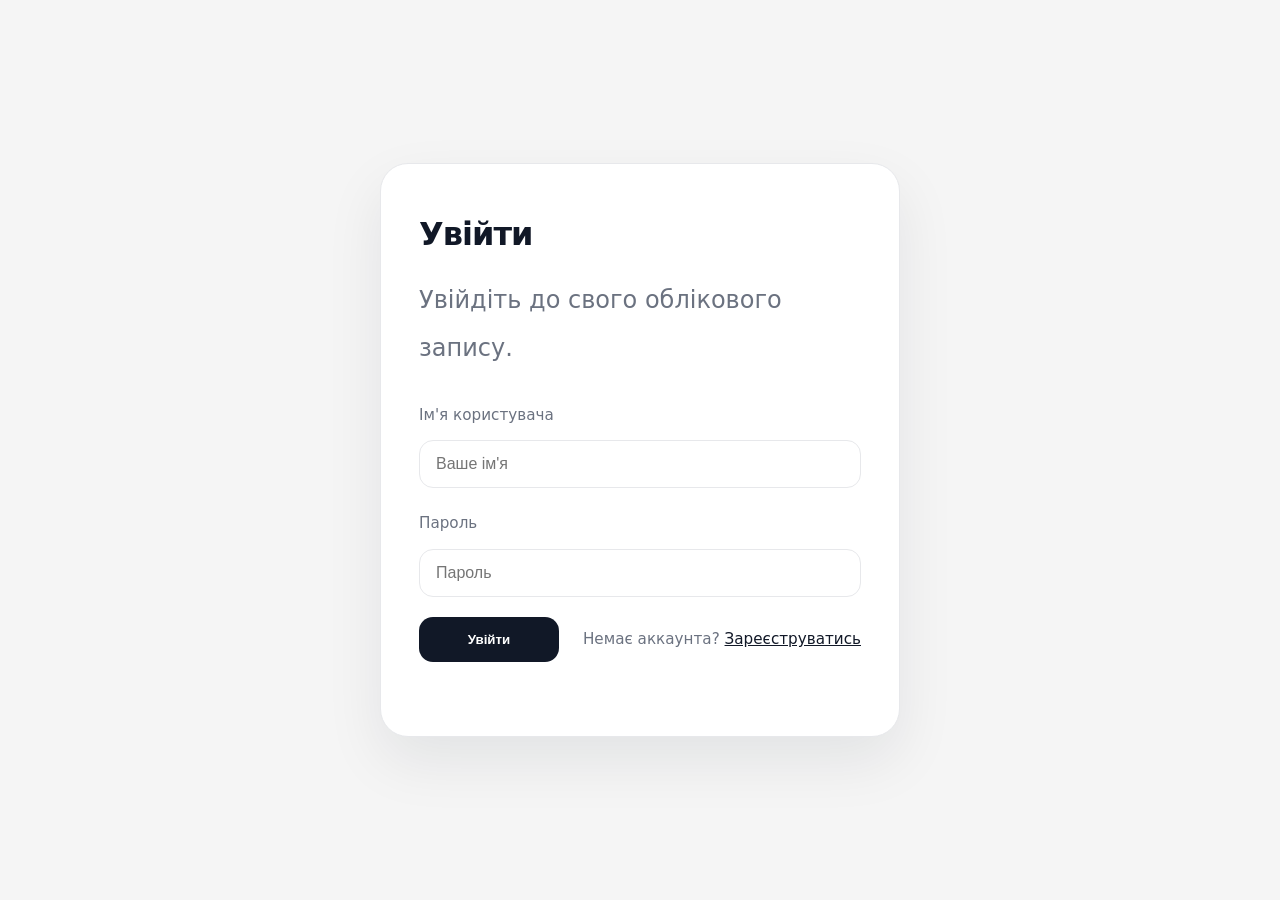
<file: auth.html>
﻿<!DOCTYPE html>
<html lang="uk">
<head>
    <meta charset="UTF-8">
    <meta name="viewport" content="width=device-width, initial-scale=1.0">
    <title>Авторизація</title>
    <link rel="stylesheet" href="style.css">
    <style>
        /* # форма входа и регистрации */
        body {
            min-height: 100vh;
            display: flex;
            align-items: center;
            justify-content: center;
            background: var(--bg);
            color: var(--text);
            padding: 24px;
            font-family: Inter, system-ui, -apple-system, BlinkMacSystemFont, 'Segoe UI', sans-serif;
        }
        .auth-card {
            width: min(520px, 100%);
            background: var(--surface);
            border: 1px solid var(--border);
            border-radius: 28px;
            box-shadow: 0 24px 58px rgba(15, 23, 42, 0.08);
            padding: 38px;
        }
        .auth-card h1 {
            margin: 0 0 10px;
            font-size: 2rem;
            letter-spacing: -0.03em;
        }
        .auth-card p {
            margin: 0 0 28px;
            color: var(--muted);
            max-width: 420px;
        }
        .auth-field {
            display: flex;
            flex-direction: column;
            gap: 10px;
            margin-bottom: 20px;
        }
        .auth-field label {
            font-size: 0.95rem;
            color: var(--muted);
        }
        .auth-field input {
            width: 100%;
            border: 1px solid var(--border);
            border-radius: 14px;
            padding: 14px 16px;
            background: var(--surface);
            color: var(--text);
            font-size: 1rem;
        }
        .auth-actions {
            display: flex;
            flex-wrap: wrap;
            gap: 12px;
            align-items: center;
            justify-content: space-between;
        }
        .auth-actions button {
            min-width: 140px;
            border: 1px solid transparent;
            background: var(--text);
            color: #ffffff;
            border-radius: 14px;
            padding: 14px 18px;
            cursor: pointer;
            font-weight: 700;
        }
        .auth-actions button:hover {
            background: #111111;
        }
        .auth-toggle {
            color: var(--muted);
            font-size: 0.95rem;
        }
        .auth-toggle a {
            color: var(--text);
            text-decoration: underline;
            cursor: pointer;
        }
        .message {
            margin-top: 18px;
            color: var(--text);
            font-size: 0.95rem;
            min-height: 1.2em;
        }
        @media (max-width: 520px) {
            .auth-card { padding: 24px; }
            .auth-actions {
                flex-direction: column;
                align-items: stretch;
            }
            .auth-actions button {
                width: 100%;
            }
        }
    </style>
</head>
<body>
    <!-- # страница логина -->
    <div class="auth-card">
        <h1 id="formTitle">Увійти</h1>
        <p id="formSubtitle">Увійдіть, щоб зберегти свої завдання та синхронізувати дані.</p>

        <div class="auth-field">
            <label for="usernameInput">Ім'я користувача</label>
            <input id="usernameInput" type="text" placeholder="Ваше ім'я" autocomplete="username">
        </div>
        <div class="auth-field" id="emailField" style="display:none;">
            <label for="emailInput">Електронна пошта</label>
            <input id="emailInput" type="email" placeholder="email@example.com" autocomplete="email">
        </div>
        <div class="auth-field">
            <label for="passwordInput">Пароль</label>
            <input id="passwordInput" type="password" placeholder="Пароль" autocomplete="current-password">
        </div>

        <div class="auth-actions">
            <button id="submitBtn" onclick="submitForm()">Увійти</button>
            <span class="auth-toggle" id="toggleText">Немає аккаунта? <a onclick="switchMode('register')">Зареєструватись</a></span>
        </div>
        <div class="message" id="message"></div>
    </div>

    <script>
        // # скрипт формы входа/регистрации
        const params = new URLSearchParams(window.location.search);
        let mode = params.get('action') === 'register' ? 'register' : 'login';
        const formTitle = document.getElementById('formTitle');
        const formSubtitle = document.getElementById('formSubtitle');
        const emailField = document.getElementById('emailField');
        const submitBtn = document.getElementById('submitBtn');
        const toggleText = document.getElementById('toggleText');
        const message = document.getElementById('message');

        function safeEncode(value) {
            return btoa(encodeURIComponent(value));
        }
        function safeDecode(value) {
            return decodeURIComponent(atob(value));
        }

        function getUsers() {
            const stored = localStorage.getItem('plannerUsers');
            try {
                return stored ? JSON.parse(stored) : {};
            } catch (error) {
                return {};
            }
        }

        function saveUsers(users) {
            localStorage.setItem('plannerUsers', JSON.stringify(users));
        }

        function showMessage(text, isError = true) {
            message.textContent = text;
            message.style.color = isError ? 'var(--danger)' : 'var(--primary)';
        }

        function switchMode(newMode) {
            mode = newMode;
            const registration = mode === 'register';
            formTitle.textContent = registration ? 'Реєстрація' : 'Увійти';
            formSubtitle.textContent = registration ? 'Створіть обліковий запис, щоб зберігати плани.' : 'Увійдіть до свого облікового запису.';
            submitBtn.textContent = registration ? 'Зареєструватись' : 'Увійти';
            emailField.style.display = registration ? 'flex' : 'none';
            toggleText.innerHTML = registration ? 'Вже є аккаунт? <a onclick="switchMode(\'login\')">Увійти</a>' : 'Немає аккаунта? <a onclick="switchMode(\'register\')">Зареєструватись</a>';
            message.textContent = '';
        }

        function submitForm() {
            const username = document.getElementById('usernameInput').value.trim();
            const password = document.getElementById('passwordInput').value;
            const email = document.getElementById('emailInput').value.trim();

            if (!username || !password || (mode === 'register' && !email)) {
                showMessage('Заповніть усі поля.');
                return;
            }

            const users = getUsers();
            const normalizedUser = username.toLowerCase();

            if (mode === 'register') {
                if (users[normalizedUser]) {
                    showMessage('Користувач вже існує. Оберіть інше імʼя.');
                    return;
                }
                users[normalizedUser] = {
                    username: username,
                    email: safeEncode(email),
                    password: safeEncode(password),
                    avatar: null,
                    banner: null
                };
                saveUsers(users);
                localStorage.setItem('plannerCurrentUser', username);
                showMessage('Реєстрація успішна! Перенаправлення...', false);
                setTimeout(() => window.location.href = 'index.html', 1200);
            } else {
                const user = users[normalizedUser];
                if (!user || safeDecode(user.password) !== password) {
                    showMessage('Невірні дані. Спробуйте ще.');
                    return;
                }
                localStorage.setItem('plannerCurrentUser', user.username);
                showMessage('Вхід успішний! Перенаправлення...', false);
                setTimeout(() => window.location.href = 'index.html', 900);
            }
        }

        switchMode(mode);
    </script>
</body>
</html>
</file>
<file: style.css>
﻿/* # шрифты */
@font-face {
    font-family: 'Font1';
    src: url('fonts/1.ttf') format('truetype');
    font-weight: 600;
    font-style: normal;
    font-display: swap;
}

@font-face {
    font-family: 'Font2';
    src: url('fonts/2/CormorantGaramond-VariableFont_wght.ttf') format('truetype');
    font-weight: 600;
    font-style: normal;
    font-display: swap;
}

@font-face {
    font-family: 'Font3';
    src: url('fonts/3.ttf') format('truetype');
    font-weight: 600;
    font-style: normal;
    font-display: swap;
}

/* # общий сброс */
* {
    margin: 0;
    padding: 0;
    box-sizing: border-box;
}

/* # цветовые переменные */
:root {
    --bg: #f5f5f5;
    --surface: #ffffff;
    --surface-soft: #f8f9fb;
    --border: #e7e8eb;
    --text: #111827;
    --muted: #6b7280;
    --accent: #111827;
    --accent-soft: rgba(17, 24, 39, 0.08);
    --shadow: 0 14px 50px rgba(15, 23, 42, 0.08);
}

/* # темная тема */
body.dark-theme {
    --bg: #111827;
    --surface: #1f2937;
    --surface-soft: #111827;
    --border: #334155;
    --text: #f8fafc;
    --muted: #cbd5e1;
    --accent-soft: rgba(148, 163, 184, 0.16);
}

body.dark-theme .profile-cover {
    background: rgba(15, 23, 42, 0.65);
}

body.dark-theme .profile-avatar {
    border-color: rgba(255,255,255,0.16);
}

body.dark-theme .profile-banner {
    background: linear-gradient(135deg, #111827 0%, #1f2937 100%);
}

/* # основной текст и фон */
body {
    font-family: 'Font2', system-ui, -apple-system, BlinkMacSystemFont, 'Segoe UI', sans-serif;
    font-size: 24px;
    background: var(--bg);
    color: var(--text);
    min-height: 100vh;
    line-height: 2;
}

/* # общий контейнер */
.container-app {
    width: min(1300px, 100%);
    margin: 32px auto;
    padding: 0 24px 32px;
}

/* # шапка */
header {
    padding: 24px 0 16px;
}

.header-top {
    display: flex;
    justify-content: space-between;
    align-items: center;
    gap: 20px;
    flex-wrap: wrap;
}

header h1 {
    font-family: 'Font1', system-ui, sans-serif;
    font-size: clamp(2rem, 3vw, 3rem);
    font-weight: 400;
    letter-spacing: -0.04em;
}

/* # профильный баннер */
.profile-banner {
    border-radius: 24px;
    min-height: 180px;
    margin-bottom: 24px;
    background: linear-gradient(135deg, #e2e8f0 0%, #ffffff 100%);
    background-size: cover;
    background-position: center;
    overflow: hidden;
}

.profile-cover {
    display: flex;
    flex-wrap: wrap;
    align-items: center;
    gap: 20px;
    justify-content: space-between;
    padding: 28px 24px;
    min-height: 180px;
    backdrop-filter: blur(8px);
    background: rgba(255, 255, 255, 0.55);
}

.profile-avatar {
    width: 94px;
    height: 94px;
    border-radius: 50%;
    border: 4px solid rgba(255,255,255,0.92);
    background: var(--surface);
    background-size: cover;
    background-position: center;
    display: flex;
    align-items: center;
    justify-content: center;
    font-size: 2rem;
    color: var(--text);
    flex-shrink: 0;
}

.profile-text {
    flex: 1;
    min-width: 180px;
}

.profile-text h1 {
    margin: 0;
}

.profile-text .hero-text {
    margin: 10px 0 0;
    color: var(--text);
    font-size: clamp(1.5rem, 3vw, 2rem);
    font-weight: 500;
    letter-spacing: -0.04em;
}

.profile-text p {
    margin: 10px 0 0;
    color: var(--muted);
    font-size: 1rem;
}

#profileSubtitle {
    font-size: 1.4rem;
    font-weight: 600;
    letter-spacing: -0.03em;
    margin-top: 12px;
}

/* # кнопки профиля */
.profile-actions {
    display: flex;
    flex-wrap: wrap;
    gap: 10px;
    justify-content: flex-end;
}

.profile-actions .auth-btn,
.profile-actions .clear-btn {
    min-width: 140px;
}

.clear-btn {
    background: var(--surface);
    color: var(--text);
}

.clear-btn:hover {
    background: var(--surface-soft);
}

/* # кнопки в шапке */
.header-controls {
    display: flex;
    flex-wrap: wrap;
    gap: 10px;
    align-items: center;
}

.theme-toggle,
.auth-btn,
.menu-toggle,
.clear-btn {
    border: 1px solid var(--border);
    border-radius: 22px;
    padding: 12px 18px;
    background: var(--surface);
    color: var(--text);
    cursor: pointer;
    transition: background 0.25s ease, transform 0.2s ease, border-color 0.25s ease, box-shadow 0.2s ease;
    font-weight: 600;
    box-shadow: 0 2px 6px rgba(15, 23, 42, 0.04);
}

.theme-toggle:hover,
.auth-btn:hover,
.menu-toggle:hover,
.clear-btn:hover {
    background: var(--surface-soft);
    border-color: rgba(100, 116, 139, 0.3);
    transform: translateY(-1px);
    box-shadow: 0 6px 18px rgba(15, 23, 42, 0.12);
}

.clear-btn {
    background: rgba(255, 255, 255, 0.95);
    color: #475569;
}

.user-info {
    display: inline-flex;
    align-items: center;
    gap: 10px;
    color: var(--muted);
    font-size: 0.95rem;
}

header p {
    font-family: 'Font3', Georgia, serif;
    margin-top: 14px;
    color: var(--muted);
    max-width: 680px;
}

.header-slogan {
    font-family: 'Font1', system-ui, sans-serif;
    font-size: 1.05rem;
    font-weight: 600;
    color: var(--text);
    white-space: nowrap;
}

/* # статистика */
.stats-section {
    display: grid;
    grid-template-columns: repeat(auto-fit, minmax(180px, 1fr));
    gap: 16px;
    margin: 24px 0 0;
}

.stat-card {
    background: var(--surface);
    padding: 18px 20px;
    border-radius: 20px;
    border: 1px solid var(--border);
    box-shadow: 0 16px 35px rgba(15, 23, 42, 0.05);
}

.stat-label {
    color: var(--muted);
    font-size: 0.9rem;
    margin-bottom: 8px;
    letter-spacing: 0.01em;
}

.stat-value {
    font-size: 1.95rem;
    font-weight: 700;
}

/* # основной блок */
main {
    display: grid;
    grid-template-columns: 360px minmax(0, 1fr);
    gap: 24px;
    margin-top: 24px;
}

/* # боковая панель */
.sidebar {
    background: var(--surface);
    width: 360px;
    border: 1px solid var(--border);
    border-radius: 24px;
    padding: 26px;
    box-shadow: 0 16px 40px rgba(15, 23, 42, 0.05);
    position: sticky;
    top: 24px;
    max-height: calc(100vh - 64px);
    overflow-y: auto;
}

.sidebar h2 {
    font-size: 0.78rem;
    color: var(--muted);
    letter-spacing: 0.14em;
    text-transform: uppercase;
    margin-bottom: 24px;
    font-size: 0.95rem;
}

.add-subject {
    display: flex;
    gap: 10px;
    margin-bottom: 24px;
}

.add-subject input {
    flex: 1;
    border: 1px solid var(--border);
    border-radius: 14px;
    padding: 16px 18px;
    background: var(--surface);
    color: var(--text);
    font-size: 1rem;
}

.add-subject button {
    border: 1px solid var(--border);
    border-radius: 14px;
    background: var(--surface);
    color: var(--text);
    padding: 16px 18px;
    cursor: pointer;
    font-size: 1rem;
}

.subject-list {
    list-style: none;
    padding: 0;
    margin: 0;
}

.subject-item {
    padding: 16px 18px;
    margin-bottom: 12px;
    background: transparent;
    border: 1px solid transparent;
    border-radius: 16px;
    cursor: pointer;
    transition: background 0.2s ease, border-color 0.2s ease, transform 0.2s ease;
    font-size: 1rem;
}

.subject-item:hover {
    background: var(--surface-soft);
}

.subject-item.active {
    background: var(--surface-soft);
    border-color: rgba(17, 23, 34, 0.12);
}

.subject-item span {
    font-size: 0.95rem;
}

.content {
    overflow-y: auto;
}

/* # заголовок предмета */
.subject-header {
    display: flex;
    justify-content: space-between;
    align-items: flex-start;
    gap: 22px;
    margin-bottom: 24px;
}

.subject-header h2 {
    font-size: clamp(2rem, 2.5vw, 2.4rem);
    margin: 0;
}

.delete-btn {
    border: 1px solid var(--border);
    background: var(--surface);
    color: #b91c1c;
    padding: 12px 18px;
    border-radius: 16px;
    cursor: pointer;
    font-weight: 600;
}

.delete-btn:hover {
    background: #fef2f2;
}

.panel {
    background: var(--surface);
    border: 1px solid var(--border);
    border-radius: 24px;
    padding: 26px;
    margin-bottom: 24px;
    box-shadow: 0 16px 40px rgba(15, 23, 42, 0.05);
}

.filter-section {
    display: flex;
    gap: 12px;
    flex-wrap: wrap;
    margin-bottom: 24px;
}

.filter-section input,
.filter-section select,
.input-group input,
.input-group select,
.task-input-section textarea {
    width: 100%;
    border: 1px solid var(--border);
    border-radius: 14px;
    padding: 14px 16px;
    background: var(--surface);
    color: var(--text);
}

.filter-section input:focus,
.filter-section select:focus,
.input-group input:focus,
.input-group select:focus,
.task-input-section textarea:focus {
    outline: 2px solid rgba(17, 23, 39, 0.12);
}

/* # форма добавления задания */
.task-input-section {
    background: var(--surface);
    padding: 26px;
    border-radius: 24px;
    margin-bottom: 28px;
    border: 1px solid var(--border);
}

.task-input-section h3 {
    margin-bottom: 18px;
    color: var(--text);
}

.input-group {
    display: flex;
    gap: 12px;
    margin-bottom: 16px;
    flex-wrap: wrap;
}

.input-group button {
    border: 1px solid var(--border);
    background: var(--surface);
    color: var(--text);
    padding: 14px 18px;
    border-radius: 14px;
    cursor: pointer;
    font-weight: 600;
}

.input-group button:hover {
    background: var(--surface-soft);
}

.task-input-section textarea {
    min-height: 110px;
    resize: vertical;
}

/* # вкладки */
.tabs {
    display: flex;
    gap: 10px;
    margin-bottom: 20px;
    background: var(--surface);
    border: 1px solid var(--border);
    border-radius: 999px;
    padding: 8px;
}

.tab {
    border: none;
    background: transparent;
    padding: 12px 18px;
    border-radius: 999px;
    cursor: pointer;
    color: var(--muted);
    font-weight: 700;
    transition: background 0.2s ease, color 0.2s ease;
}

.tab:hover {
    background: var(--surface-soft);
}

.tab.active {
    background: var(--text);
    color: #ffffff;
}

.tab-content {
    display: none;
}

.tab-content.active {
    display: block;
}

/* # список задач */
.task-list {
    list-style: none;
    padding: 0;
    margin: 0;
}

.task-item {
    display: flex;
    justify-content: space-between;
    gap: 18px;
    padding: 18px 20px;
    background: var(--surface);
    border: 1px solid var(--border);
    border-radius: 20px;
    margin-bottom: 14px;
    box-shadow: 0 14px 30px rgba(15, 23, 42, 0.04);
    transition: transform 0.2s ease, border-color 0.2s ease;
}

.task-item:hover {
    transform: translateY(-1px);
    border-color: #d7d7d7;
}

.task-item.completed {
    opacity: 0.9;
}

.task-content {
    display: flex;
    flex-direction: column;
    gap: 12px;
    flex: 1;
}

.task-item input[type="checkbox"] {
    width: 20px;
    height: 20px;
    cursor: pointer;
    accent-color: var(--accent);
    flex-shrink: 0;
}

.task-text {
    font-size: 1rem;
    color: var(--text);
}

.task-text.completed {
    text-decoration: line-through;
    color: var(--muted);
}

.task-meta {
    display: flex;
    flex-wrap: wrap;
    gap: 12px;
    color: var(--muted);
    font-size: 0.92rem;
}

.task-notes {
    padding: 14px;
    background: var(--surface-soft);
    border-radius: 14px;
    color: var(--text);
    border: 1px solid var(--border);
}

.delete-btn,
.task-delete-btn {
    background: transparent;
    border: 1px solid var(--border);
    border-radius: 14px;
    color: #b91c1c;
    padding: 10px 14px;
    cursor: pointer;
}

.delete-btn:hover,
.task-delete-btn:hover {
    background: var(--surface-soft);
}

.empty-message {
    text-align: center;
    padding: 40px 20px;
    color: var(--muted);
}

/* # календарь */
.calendar-widget {
    background: var(--surface);
    padding: 22px;
    border-radius: 24px;
    border: 1px solid var(--border);
}

.calendar-controls {
    display: flex;
    justify-content: space-between;
    align-items: center;
    gap: 14px;
    margin-bottom: 14px;
}

.calendar-controls button {
    border: 1px solid var(--border);
    border-radius: 18px;
    padding: 10px 14px;
    background: var(--surface);
    color: var(--text);
    cursor: pointer;
    transition: background 0.2s ease, border-color 0.2s ease, transform 0.2s ease;
}

.calendar-controls button:hover {
    background: var(--surface-soft);
    transform: translateY(-1px);
}

.calendar-title {
    font-size: 1rem;
    font-weight: 700;
    text-transform: capitalize;
}

.calendar-info {
    margin-bottom: 18px;
    color: var(--muted);
    font-size: 0.95rem;
}

.calendar-selected-tasks {
    margin-top: 12px;
    padding: 14px 16px;
    border-radius: 18px;
    background: var(--surface-soft);
    color: var(--muted);
    border: 1px solid var(--border);
}

.calendar-note-panel {
    margin-top: 18px;
    padding: 18px;
    background: var(--surface);
    border: 1px solid var(--border);
    border-radius: 22px;
}

.calendar-note-panel h4 {
    margin: 0 0 12px;
    font-size: 1rem;
    color: var(--text);
}

.calendar-note-panel textarea {
    width: 100%;
    min-height: 110px;
    border: 1px solid var(--border);
    border-radius: 16px;
    padding: 14px 16px;
    background: var(--surface);
    color: var(--text);
    resize: vertical;
    font-size: 1rem;
}

.calendar-note-actions {
    margin-top: 12px;
    display: flex;
    justify-content: flex-end;
}

.calendar-note-text {
    margin-top: 14px;
    color: var(--muted);
    font-size: 0.95rem;
}

.calendar-header {
    text-align: center;
    font-size: 0.95rem;
    font-weight: 700;
    color: var(--muted);
}

.calendar-grid {
    display: grid;
    grid-template-columns: repeat(7, minmax(0, 1fr));
    gap: 10px;
}

.calendar-day,
.calendar-empty {
    min-height: 92px;
    border-radius: 16px;
}

.calendar-empty {
    background: transparent;
}

.calendar-day {
    background: var(--surface);
    border: 1px solid var(--border);
    padding: 12px;
    display: flex;
    flex-direction: column;
    justify-content: space-between;
    align-items: flex-start;
    color: var(--text);
    cursor: pointer;
    transition: transform 0.2s ease, border-color 0.2s ease, background 0.2s ease, box-shadow 0.2s ease;
}

.calendar-day:hover {
    background: var(--surface-soft);
    transform: translateY(-1px);
}

.calendar-day.has-tasks {
    border-color: rgba(59, 130, 246, 0.35);
}

.calendar-day.has-note {
    box-shadow: inset 0 0 0 1px rgba(234, 88, 12, 0.2);
}

.calendar-day.today {
    background: rgba(248, 113, 113, 0.10);
    border-color: rgba(248, 113, 113, 0.45);
}

.calendar-day.today span {
    color: #991b1b;
    font-weight: 700;
}

.calendar-day.active {
    background: rgba(59, 130, 246, 0.18);
    border-color: rgba(59, 130, 246, 0.85);
}

.calendar-day span {
    font-size: 0.85rem;
    color: var(--muted);
}

.calendar-day small {
    display: inline-block;
    margin-top: 6px;
    font-size: 0.78rem;
    color: #2563eb;
}

.calendar-day-note {
    margin-top: 8px;
    font-size: 0.75rem;
    color: #475569;
    line-height: 1.2;
    max-height: 36px;
    overflow: hidden;
    text-overflow: ellipsis;
}

.notification {
    position: fixed;
    bottom: 24px;
    right: 24px;
    background: var(--text);
    color: #ffffff;
    padding: 14px 18px;
    border-radius: 18px;
    box-shadow: 0 22px 40px rgba(15, 15, 15, 0.2);
    z-index: 1000;
}

/* # мобильная версия */
@media (max-width: 980px) {
    main {
        grid-template-columns: 1fr;
    }

    .sidebar {
        position: static;
        max-height: none;
    }

    .desktop-only {
        display: none;
    }
}

@media (max-width: 680px) {
    header {
        padding: 20px 0 14px;
    }

    .header-top {
        flex-direction: column;
        align-items: flex-start;
    }

    .filter-section,
    .input-group {
        flex-direction: column;
    }

    .task-item {
        flex-direction: column;
    }
}
</file>
